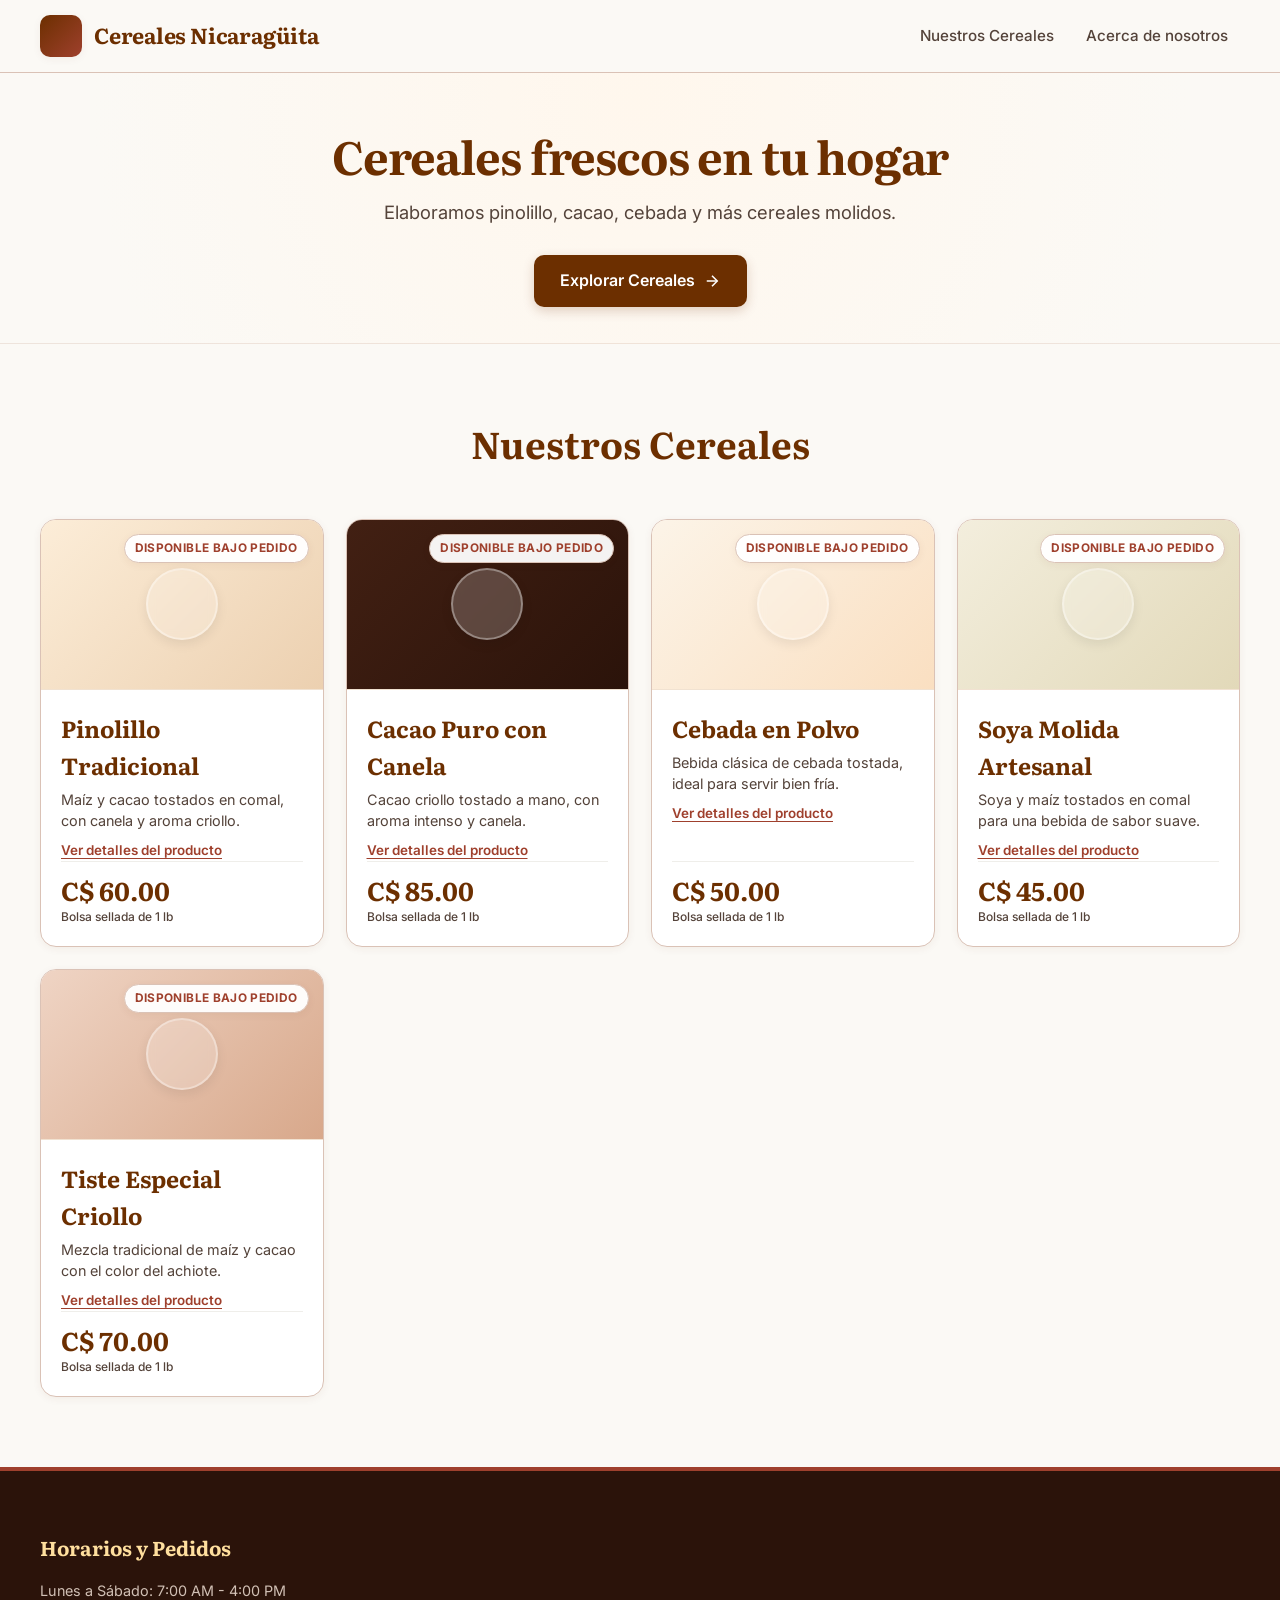
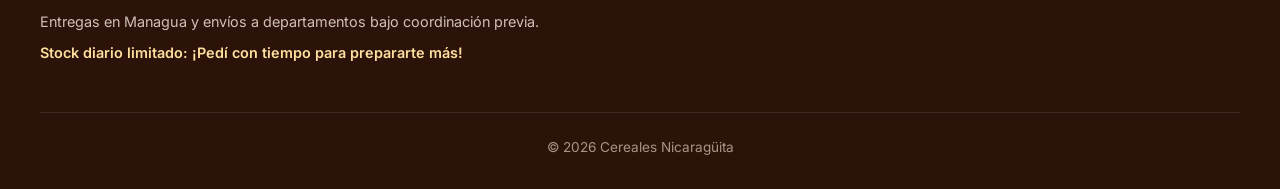
<file: index.html>
<!DOCTYPE html>
<html lang="es">
<head>
  <meta charset="UTF-8">
  <meta name="viewport" content="width=device-width, initial-scale=1.0">

  <title>Cereales Artesanales Nicaragüita — Pinolillo, Cacao, Cebada y Tiste</title>
  <meta name="description" content="Molinera tradicional en Nicaragua. Disfrutá de pinolillo criollo, cacao puro con canela, cebada, soya y tiste tostados en comal de barro. Pedidos frescos en línea.">
  <meta name="keywords" content="cereales nicaraguenses, pinolillo tradicional, cacao puro nicaragua, cebada en polvo, soya artesanal, tiste criollo, comprar cereales managua, bebidas tradicionales de nicaragua">
  <meta name="author" content="Cereales Nicaragüita">
  <meta name="robots" content="index, follow">


  <meta property="og:type" content="website">
  <meta property="og:title" content="Cereales Artesanales Nicaragüita — Sabor y Tradición Criolla">
  <meta property="og:description" content="Granos seleccionados tostados en comal criollo y molidos con molienda fresca. Consultá disponibilidad y hacé tu pedido en línea.">
  <meta property="og:locale" content="es_NI">
  
  <link rel="preconnect" href="https://fonts.googleapis.com">
  <link rel="preconnect" href="https://fonts.gstatic.com" crossorigin>
  <link href="https://fonts.googleapis.com/css2?family=Inter:wght@400;500;600;700&family=Literata:ital,opsz,wght@0,7..72,500;0,7..72,600;0,7..72,700;1,7..72,400&display=swap" rel="stylesheet">
<link rel="stylesheet" href="Estilos/style.css">
</head>

<body>

  <header class="navbar">
    <div class="container nav-wrapper">
      <a href="#" class="brand-logo">
        <div class="brand-icon">
        </div>
        <div class="brand-text">
          <h1>Cereales Nicaragüita</h1>
        </div>
      </a>

      <nav class="nav-actions" aria-label="Navegación principal">
        <a href="#catalogo" class="nav-link">Nuestros Cereales</a>
        <a href="acerca_nosotros.html" class="nav-link">Acerca de nosotros</a>
      </nav>
    </div>
  </header>

  <main>
    <section class="hero-section">
        <h2 class="hero-title">Cereales frescos en tu hogar</h2>
        <p class="hero-subtitle">
          Elaboramos pinolillo, cacao, cebada y más cereales molidos.
        </p>
        <div class="hero-cta-group">
          <a href="#catalogo" class="btn-primary">
            Explorar Cereales
            <svg width="18" height="18" viewBox="0 0 24 24" fill="none" stroke="currentColor" stroke-width="2">
              <line x1="5" y1="12" x2="19" y2="12"></line>
              <polyline points="12 5 19 12 12 19"></polyline>
            </svg>
          </a>
        </div>

    </section>

    <section class="section-products" id="catalogo">
      <div class="container">
        <div class="section-header">
          <h2>Nuestros Cereales</h2>
        </div>

        <div class="products-grid">
          <!-- Producto 1: Pinolillo -->
          <article class="product-card" id="card-pinolillo">
            <a class="product-card-link" href="producto-pinolillo.html" aria-label="Ver detalles de Pinolillo Tradicional"></a>
            <div class="card-visual card-visual-pinolillo">
              <div class="visual-symbol"></div>
              <span class="card-badge-stock">Disponible bajo pedido</span>
            </div>
            <div class="card-body">
              <h3 class="card-title">Pinolillo Tradicional</h3>
              <p class="card-desc">Maíz y cacao tostados en comal, con canela y aroma criollo.</p>
              <span class="card-more-link">Ver detalles del producto</span>

              <div class="card-footer">
                <div class="price-tag">
                  <span class="price-value">C$ 60.00</span>
                  <span class="price-unit">Bolsa sellada de 1 lb</span>
                </div>
              </div>
            </div>
          </article>

          <!-- Producto 2: Cacao con Canela -->
          <article class="product-card" id="card-cacao">
            <a class="product-card-link" href="producto-cacao.html" aria-label="Ver detalles de Cacao Puro con Canela"></a>
            <div class="card-visual card-visual-cacao">
              <div class="visual-symbol"></div>
              <span class="card-badge-stock">Disponible bajo pedido</span>
            </div>
            <div class="card-body">
              <h3 class="card-title">Cacao Puro con Canela</h3>
              <p class="card-desc">Cacao criollo tostado a mano, con aroma intenso y canela.</p>
              <span class="card-more-link">Ver detalles del producto</span>

              <div class="card-footer">
                <div class="price-tag">
                  <span class="price-value">C$ 85.00</span>
                  <span class="price-unit">Bolsa sellada de 1 lb</span>
                </div>
              </div>
            </div>
          </article>

          <!-- Producto 3: Cebada en Polvo -->
          <article class="product-card" id="card-cebada">
            <a class="product-card-link" href="producto-cebada.html" aria-label="Ver detalles de Cebada en Polvo"></a>
            <div class="card-visual card-visual-cebada">
              <div class="visual-symbol"></div>
              <span class="card-badge-stock">Disponible bajo pedido</span>
            </div>
            <div class="card-body">
              <h3 class="card-title">Cebada en Polvo</h3>
              <p class="card-desc">Bebida clásica de cebada tostada, ideal para servir bien fría.</p>
              <span class="card-more-link">Ver detalles del producto</span>

              <div class="card-footer">
                <div class="price-tag">
                  <span class="price-value">C$ 50.00</span>
                  <span class="price-unit">Bolsa sellada de 1 lb</span>
                </div>
              </div>
            </div>
          </article>

          <!-- Producto 4: Soya Artesanal -->
          <article class="product-card" id="card-soya">
            <a class="product-card-link" href="producto-soya.html" aria-label="Ver detalles de Soya Molida Artesanal"></a>
            <div class="card-visual card-visual-soya">
              <div class="visual-symbol"></div>
              <span class="card-badge-stock">Disponible bajo pedido</span>
            </div>
            <div class="card-body">
              <h3 class="card-title">Soya Molida Artesanal</h3>
              <p class="card-desc">Soya y maíz tostados en comal para una bebida de sabor suave.</p>
              <span class="card-more-link">Ver detalles del producto</span>

              <div class="card-footer">
                <div class="price-tag">
                  <span class="price-value">C$ 45.00</span>
                  <span class="price-unit">Bolsa sellada de 1 lb</span>
                </div>
              </div>
            </div>
          </article>

          <!-- Producto 5: Tiste Criollo -->
          <article class="product-card" id="card-tiste">
            <a class="product-card-link" href="producto-tiste.html" aria-label="Ver detalles de Tiste Especial Criollo"></a>
            <div class="card-visual card-visual-tiste">
              <div class="visual-symbol"></div>
              <span class="card-badge-stock">Disponible bajo pedido</span>
            </div>
            <div class="card-body">
              <h3 class="card-title">Tiste Especial Criollo</h3>
              <p class="card-desc">Mezcla tradicional de maíz y cacao con el color del achiote.</p>
              <span class="card-more-link">Ver detalles del producto</span>

              <div class="card-footer">
                <div class="price-tag">
                  <span class="price-value">C$ 70.00</span>
                  <span class="price-unit">Bolsa sellada de 1 lb</span>
                </div>
              </div>
            </div>
          </article>
        </div>
      </div>
    </section>


  <footer>
    <div class="container">
      <div class="footer-grid">
        <div class="footer-col">
          <h4>Horarios y Pedidos</h4>
          <p>Lunes a Sábado: 7:00 AM - 4:00 PM</p>
          <p>Entregas en Managua y envíos a departamentos bajo coordinación previa.</p>
          <p style="margin-top: 8px; color: #ffdf9e; font-weight:600;">Stock diario limitado: ¡Pedí con tiempo para prepararte más!</p>
        </div>
      </div>
      <div class="footer-bottom">
        <p>&copy; 2026 Cereales Nicaragüita</p>
      </div>
    </div>
  </footer>

</body>
</html>
</file>
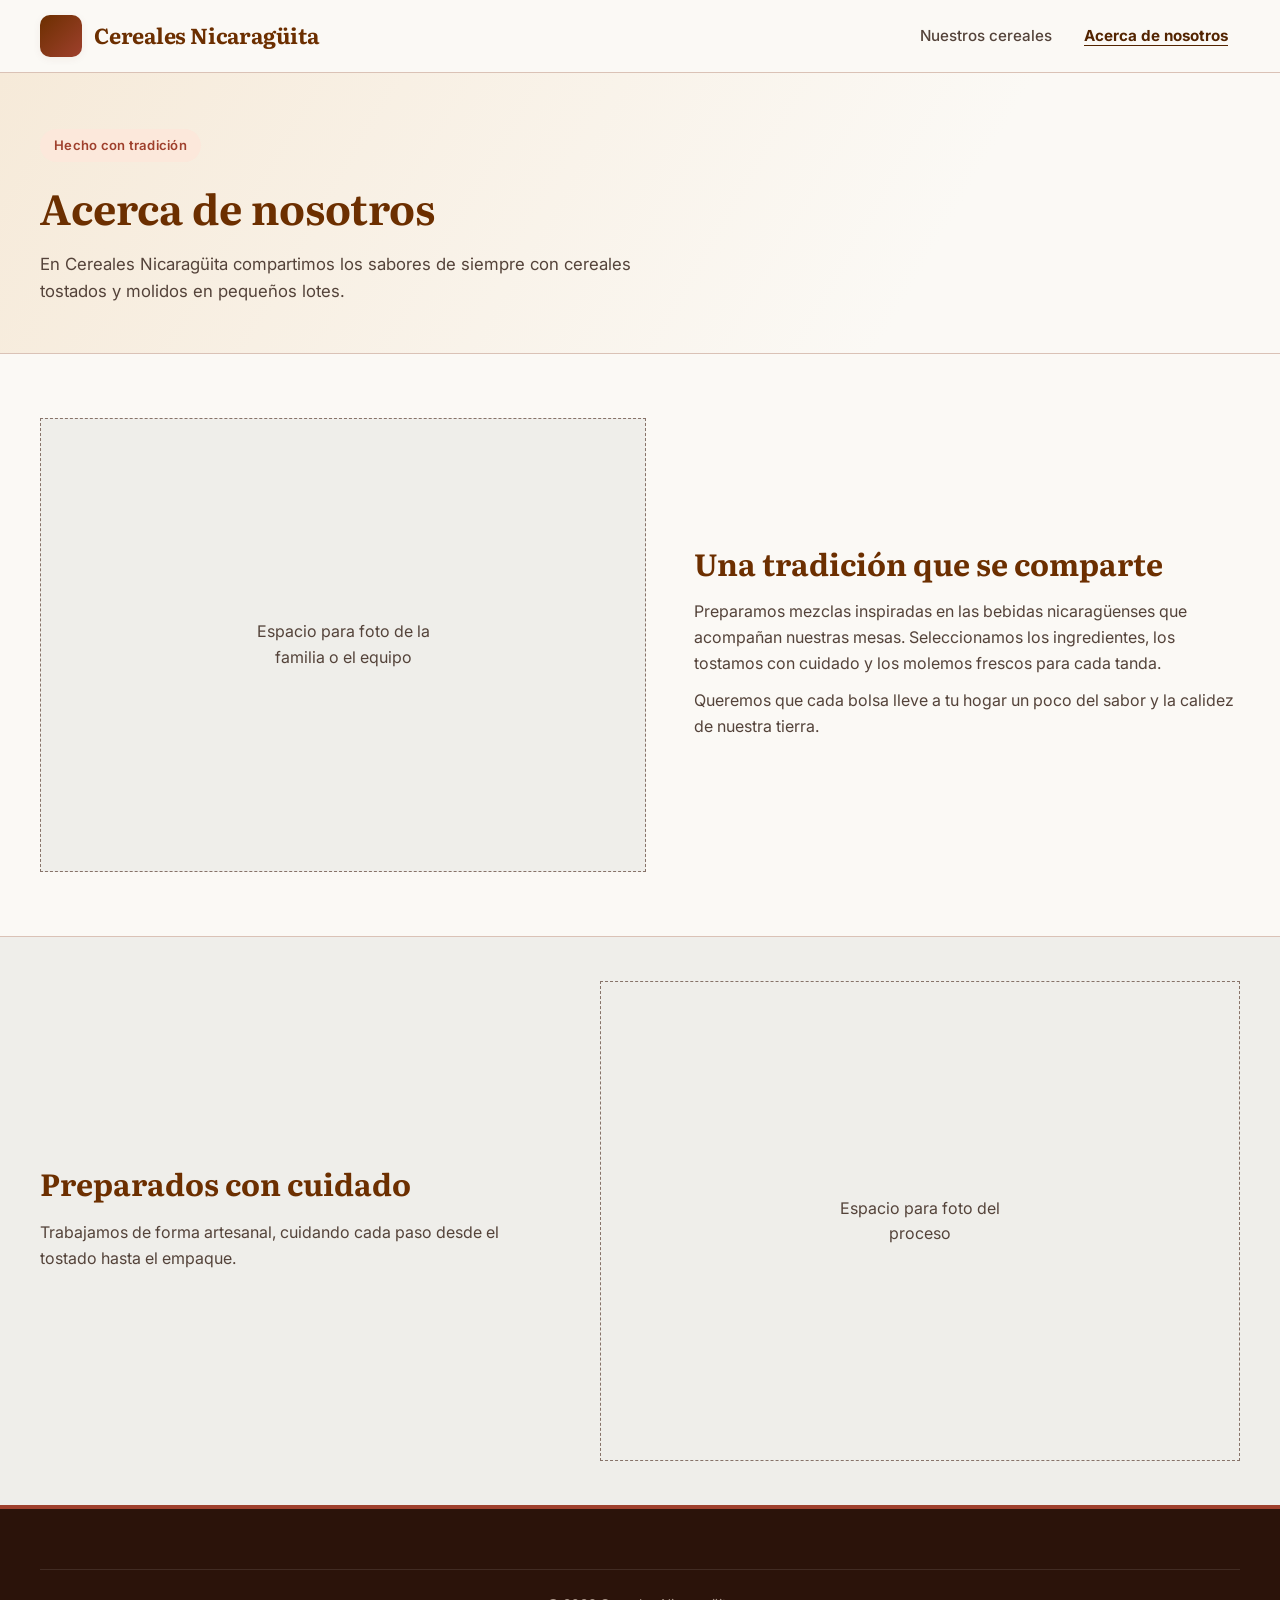
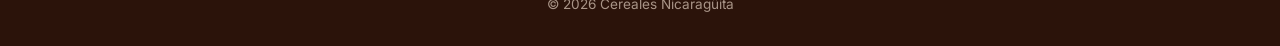
<file: acerca_nosotros.html>
<!DOCTYPE html>
<html lang="es">
<head>
	<meta charset="UTF-8">
	<meta name="viewport" content="width=device-width, initial-scale=1.0">
	<meta name="description" content="Conoce la historia y el trabajo artesanal de Cereales Nicaragüita.">
	<title>Acerca de nosotros | Cereales Nicaragüita</title>
	<link rel="preconnect" href="https://fonts.googleapis.com">
	<link rel="preconnect" href="https://fonts.gstatic.com" crossorigin>
	<link href="https://fonts.googleapis.com/css2?family=Inter:wght@400;500;600;700&family=Literata:ital,opsz,wght@0,7..72,500;0,7..72,600;0,7..72,700;1,7..72,400&display=swap" rel="stylesheet">
	<link rel="stylesheet" href="Estilos/style.css">
</head>
<body>
	<header class="navbar">
		<div class="container nav-wrapper">
			<a href="index.html" class="brand-logo">
				<div class="brand-icon"></div>
				<div class="brand-text"><h1>Cereales Nicaragüita</h1></div>
			</a>
			<nav class="nav-actions" aria-label="Navegación principal">
							<a href="index.html#catalogo" class="nav-link">Nuestros cereales</a>
							<a href="acerca_nosotros.html" class="nav-link" aria-current="page">Acerca de nosotros</a>
			</nav>
		</div>
	</header>

	<main>
		<section class="about-intro">
			<div class="container">
				<p class="hero-tag">Hecho con tradición</p>
				<h2>Acerca de nosotros</h2>
				<p>En Cereales Nicaragüita compartimos los sabores de siempre con cereales tostados y molidos en pequeños lotes.</p>
			</div>
		</section>

		<section class="container about-story">
			<div class="about-image-slot" role="img" aria-label="Espacio reservado para una foto de la familia o el equipo">
				<span>Espacio para foto de la familia o el equipo</span>
			</div>
			<div class="about-copy">
				<h2>Una tradición que se comparte</h2>
				<p>Preparamos mezclas inspiradas en las bebidas nicaragüenses que acompañan nuestras mesas. Seleccionamos los ingredientes, los tostamos con cuidado y los molemos frescos para cada tanda.</p>
				<p>Queremos que cada bolsa lleve a tu hogar un poco del sabor y la calidez de nuestra tierra.</p>
			</div>
		</section>

		<section class="about-process">
			<div class="container about-process-inner">
				<div>
					<h2>Preparados con cuidado</h2>
					<p>Trabajamos de forma artesanal, cuidando cada paso desde el tostado hasta el empaque.</p>
				</div>
				<div class="about-image-slot about-image-slot-small" role="img" aria-label="Espacio reservado para una foto del proceso de preparación">
					<span>Espacio para foto del proceso</span>
				</div>
			</div>
		</section>
	</main>

	<footer>
		<div class="container">
			<div class="footer-bottom"><p>&copy; 2026 Cereales Nicaragüita</p></div>
		</div>
	</footer>
</body>
</html>
</file>
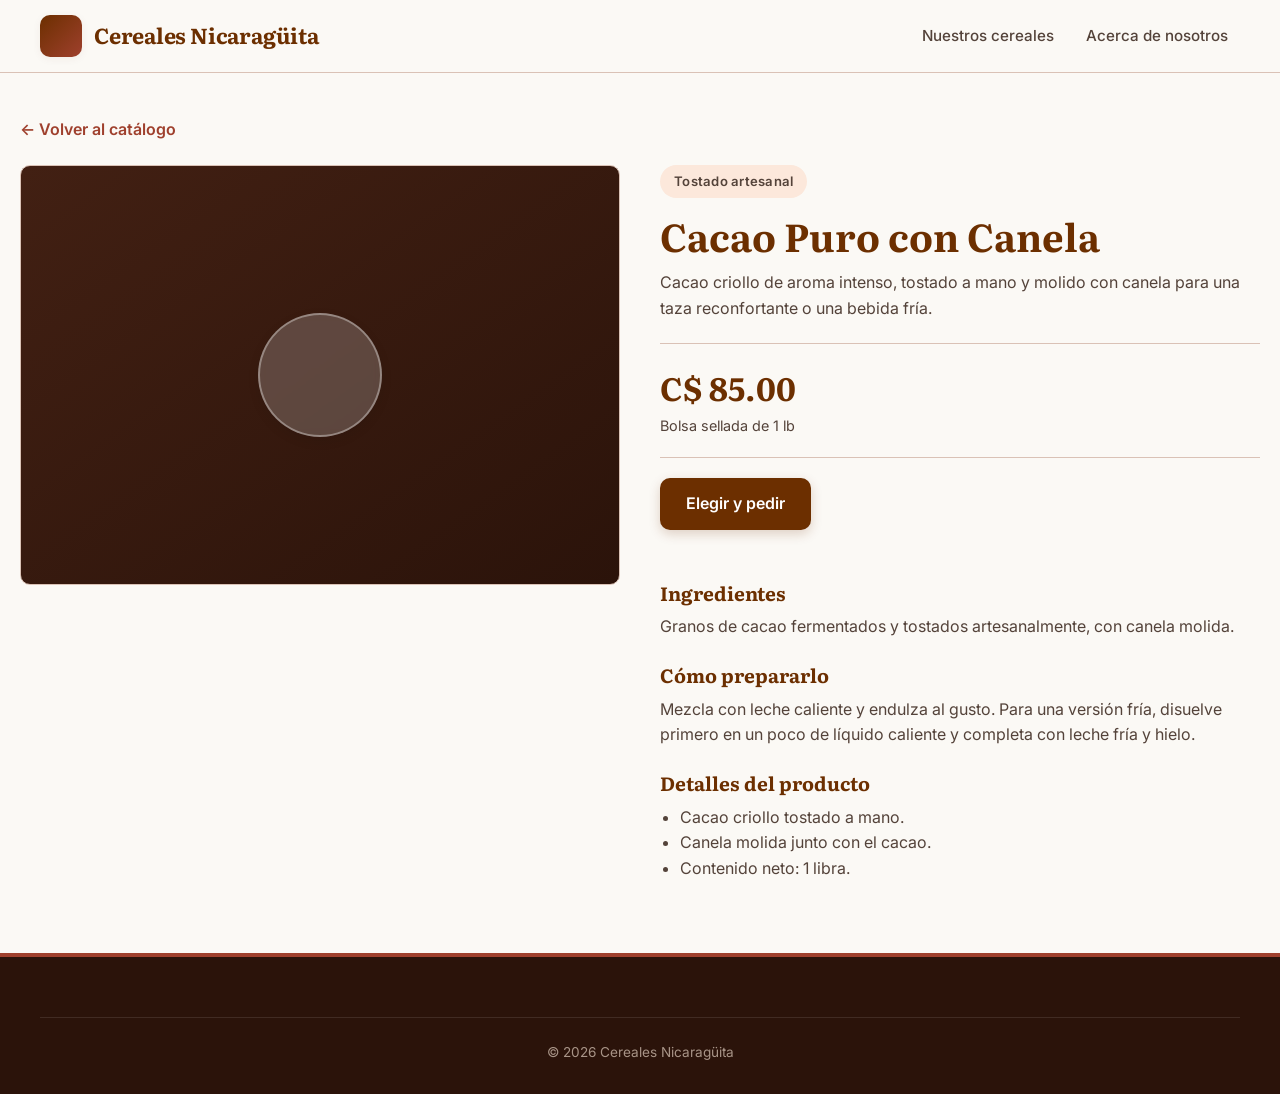
<file: producto-cacao.html>
<!DOCTYPE html>
<html lang="es">
<head>
  <meta charset="UTF-8">
  <meta name="viewport" content="width=device-width, initial-scale=1.0">
  <meta name="description" content="Conoce el Cacao Puro con Canela artesanal de Cereales Nicaragüita.">
  <title>Cacao Puro con Canela | Cereales Nicaragüita</title>
  <link rel="preconnect" href="https://fonts.googleapis.com">
  <link rel="preconnect" href="https://fonts.gstatic.com" crossorigin>
  <link href="https://fonts.googleapis.com/css2?family=Inter:wght@400;500;600;700&family=Literata:ital,opsz,wght@0,7..72,500;0,7..72,600;0,7..72,700;1,7..72,400&display=swap" rel="stylesheet">
  <link rel="stylesheet" href="Estilos/style.css">
</head>
<body>
  <header class="navbar"><div class="container nav-wrapper"><a href="index.html" class="brand-logo"><div class="brand-icon"></div><div class="brand-text"><h1>Cereales Nicaragüita</h1></div></a><nav class="nav-actions" aria-label="Navegación principal"><a href="index.html#catalogo" class="nav-link">Nuestros cereales</a><a href="acerca_nosotros.html" class="nav-link">Acerca de nosotros</a></nav></div></header>
  <main class="container product-detail">
    <a class="product-detail-back" href="index.html#catalogo">&larr; Volver al catálogo</a>
    <div class="product-detail-grid">
      <div class="product-detail-visual card-visual-cacao" aria-label="Presentación de Cacao Puro con Canela"><div class="visual-symbol"></div></div>
      <section class="product-detail-info">
        <p class="hero-tag">Tostado artesanal</p>
        <h2>Cacao Puro con Canela</h2>
        <p class="product-detail-lead">Cacao criollo de aroma intenso, tostado a mano y molido con canela para una taza reconfortante o una bebida fría.</p>
        <div class="product-detail-price"><strong>C$ 85.00</strong><span>Bolsa sellada de 1 lb</span></div>
        <a class="btn-primary product-detail-action" href="index.html#card-cacao">Elegir y pedir</a>
        <h3>Ingredientes</h3>
        <p>Granos de cacao fermentados y tostados artesanalmente, con canela molida.</p>
        <h3>Cómo prepararlo</h3>
        <p>Mezcla con leche caliente y endulza al gusto. Para una versión fría, disuelve primero en un poco de líquido caliente y completa con leche fría y hielo.</p>
        <h3>Detalles del producto</h3>
        <ul><li>Cacao criollo tostado a mano.</li><li>Canela molida junto con el cacao.</li><li>Contenido neto: 1 libra.</li></ul>
      </section>
    </div>
  </main>
  <footer><div class="container"><div class="footer-bottom"><p>&copy; 2026 Cereales Nicaragüita</p></div></div></footer>
</body>
</html>
</file>
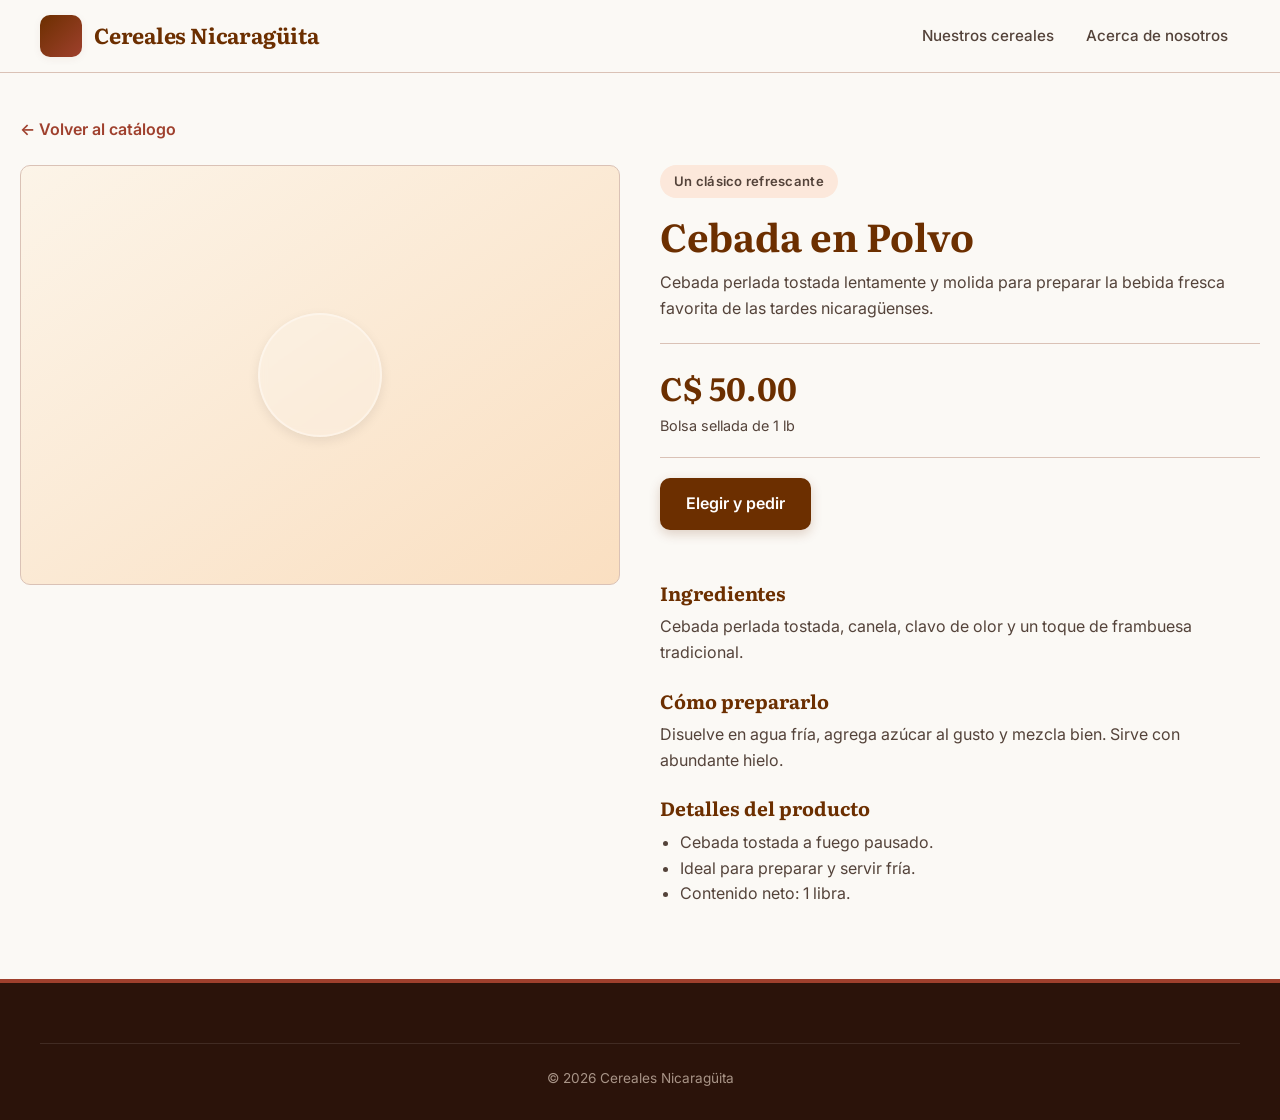
<file: producto-cebada.html>
<!DOCTYPE html>
<html lang="es">
<head>
  <meta charset="UTF-8">
  <meta name="viewport" content="width=device-width, initial-scale=1.0">
  <meta name="description" content="Conoce la Cebada en Polvo artesanal de Cereales Nicaragüita, perfecta para preparar bien fría.">
  <title>Cebada en Polvo | Cereales Nicaragüita</title>
  <link rel="preconnect" href="https://fonts.googleapis.com">
  <link rel="preconnect" href="https://fonts.gstatic.com" crossorigin>
  <link href="https://fonts.googleapis.com/css2?family=Inter:wght@400;500;600;700&family=Literata:ital,opsz,wght@0,7..72,500;0,7..72,600;0,7..72,700;1,7..72,400&display=swap" rel="stylesheet">
  <link rel="stylesheet" href="Estilos/style.css">
</head>
<body>
  <header class="navbar"><div class="container nav-wrapper"><a href="index.html" class="brand-logo"><div class="brand-icon"></div><div class="brand-text"><h1>Cereales Nicaragüita</h1></div></a><nav class="nav-actions" aria-label="Navegación principal"><a href="index.html#catalogo" class="nav-link">Nuestros cereales</a><a href="acerca_nosotros.html" class="nav-link">Acerca de nosotros</a></nav></div></header>
  <main class="container product-detail">
    <a class="product-detail-back" href="index.html#catalogo">&larr; Volver al catálogo</a>
    <div class="product-detail-grid">
      <div class="product-detail-visual card-visual-cebada" aria-label="Presentación de Cebada en Polvo"><div class="visual-symbol"></div></div>
      <section class="product-detail-info">
        <p class="hero-tag">Un clásico refrescante</p>
        <h2>Cebada en Polvo</h2>
        <p class="product-detail-lead">Cebada perlada tostada lentamente y molida para preparar la bebida fresca favorita de las tardes nicaragüenses.</p>
        <div class="product-detail-price"><strong>C$ 50.00</strong><span>Bolsa sellada de 1 lb</span></div>
        <a class="btn-primary product-detail-action" href="index.html#card-cebada">Elegir y pedir</a>
        <h3>Ingredientes</h3>
        <p>Cebada perlada tostada, canela, clavo de olor y un toque de frambuesa tradicional.</p>
        <h3>Cómo prepararlo</h3>
        <p>Disuelve en agua fría, agrega azúcar al gusto y mezcla bien. Sirve con abundante hielo.</p>
        <h3>Detalles del producto</h3>
        <ul><li>Cebada tostada a fuego pausado.</li><li>Ideal para preparar y servir fría.</li><li>Contenido neto: 1 libra.</li></ul>
      </section>
    </div>
  </main>
  <footer><div class="container"><div class="footer-bottom"><p>&copy; 2026 Cereales Nicaragüita</p></div></div></footer>
</body>
</html>
</file>
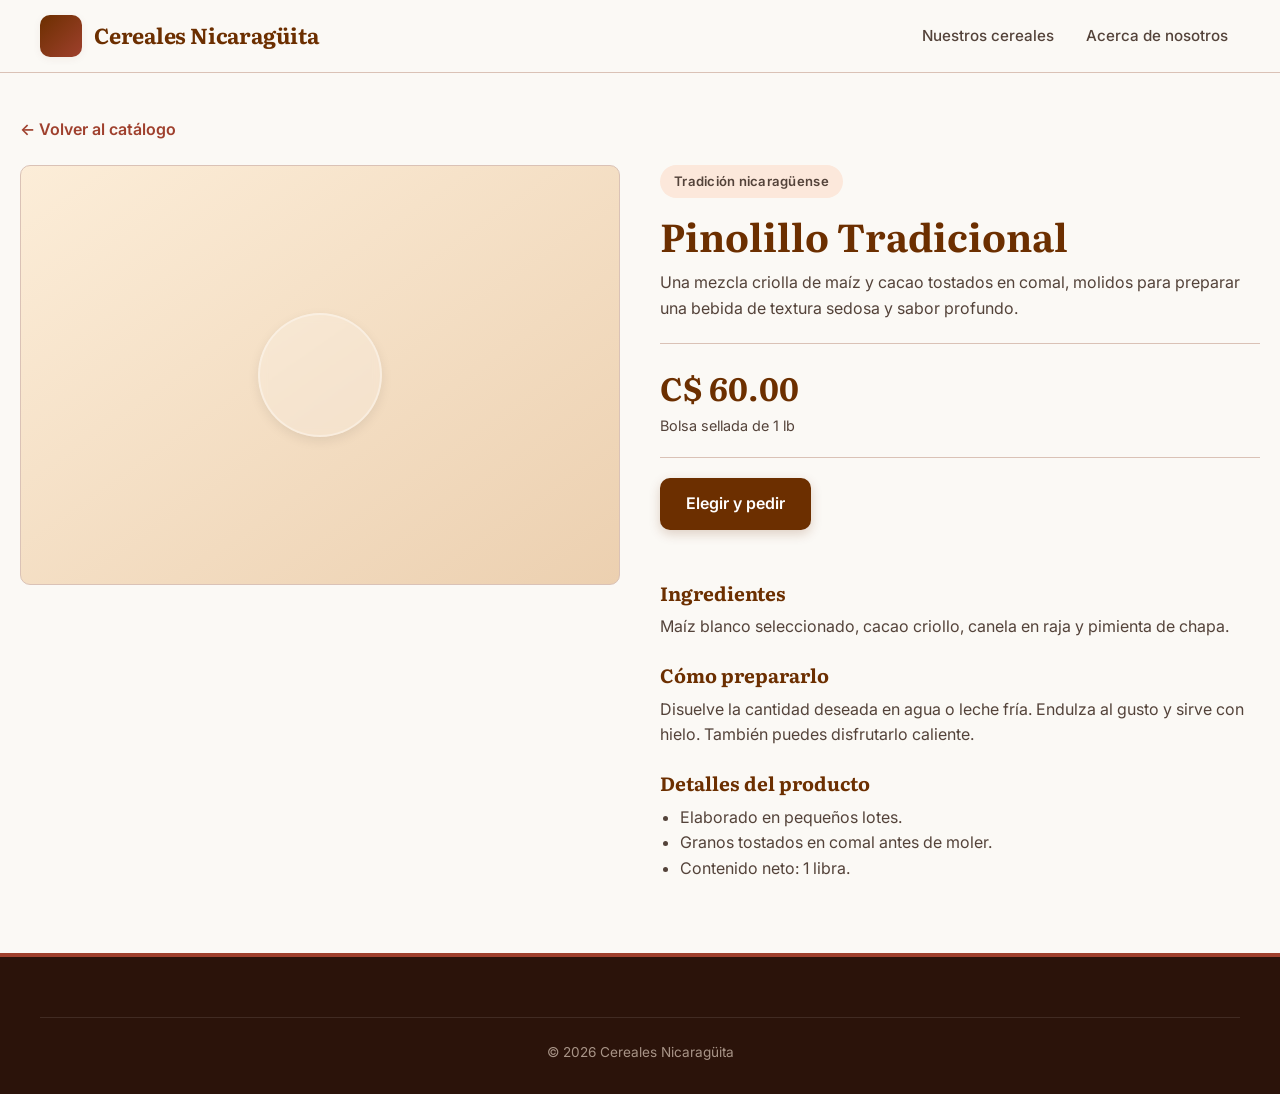
<file: producto-pinolillo.html>
<!DOCTYPE html>
<html lang="es">
<head>
  <meta charset="UTF-8">
  <meta name="viewport" content="width=device-width, initial-scale=1.0">
  <meta name="description" content="Conoce el Pinolillo Tradicional de Cereales Nicaragüita, preparado con maíz y cacao tostados en comal.">
  <title>Pinolillo Tradicional | Cereales Nicaragüita</title>
  <link rel="preconnect" href="https://fonts.googleapis.com">
  <link rel="preconnect" href="https://fonts.gstatic.com" crossorigin>
  <link href="https://fonts.googleapis.com/css2?family=Inter:wght@400;500;600;700&family=Literata:ital,opsz,wght@0,7..72,500;0,7..72,600;0,7..72,700;1,7..72,400&display=swap" rel="stylesheet">
  <link rel="stylesheet" href="Estilos/style.css">
</head>
<body>
  <header class="navbar">
    <div class="container nav-wrapper">
      <a href="index.html" class="brand-logo"><div class="brand-icon"></div><div class="brand-text"><h1>Cereales Nicaragüita</h1></div></a>
      <nav class="nav-actions" aria-label="Navegación principal"><a href="index.html#catalogo" class="nav-link">Nuestros cereales</a><a href="acerca_nosotros.html" class="nav-link">Acerca de nosotros</a></nav>
    </div>
  </header>
  <main class="container product-detail">
    <a class="product-detail-back" href="index.html#catalogo">&larr; Volver al catálogo</a>
    <div class="product-detail-grid">
      <div class="product-detail-visual card-visual-pinolillo" aria-label="Presentación de Pinolillo Tradicional"><div class="visual-symbol"></div></div>
      <section class="product-detail-info">
        <p class="hero-tag">Tradición nicaragüense</p>
        <h2>Pinolillo Tradicional</h2>
        <p class="product-detail-lead">Una mezcla criolla de maíz y cacao tostados en comal, molidos para preparar una bebida de textura sedosa y sabor profundo.</p>
        <div class="product-detail-price"><strong>C$ 60.00</strong><span>Bolsa sellada de 1 lb</span></div>
        <a class="btn-primary product-detail-action" href="index.html#card-pinolillo">Elegir y pedir</a>
        <h3>Ingredientes</h3>
        <p>Maíz blanco seleccionado, cacao criollo, canela en raja y pimienta de chapa.</p>
        <h3>Cómo prepararlo</h3>
        <p>Disuelve la cantidad deseada en agua o leche fría. Endulza al gusto y sirve con hielo. También puedes disfrutarlo caliente.</p>
        <h3>Detalles del producto</h3>
        <ul><li>Elaborado en pequeños lotes.</li><li>Granos tostados en comal antes de moler.</li><li>Contenido neto: 1 libra.</li></ul>
      </section>
    </div>
  </main>
  <footer><div class="container"><div class="footer-bottom"><p>&copy; 2026 Cereales Nicaragüita</p></div></div></footer>
</body>
</html>
</file>
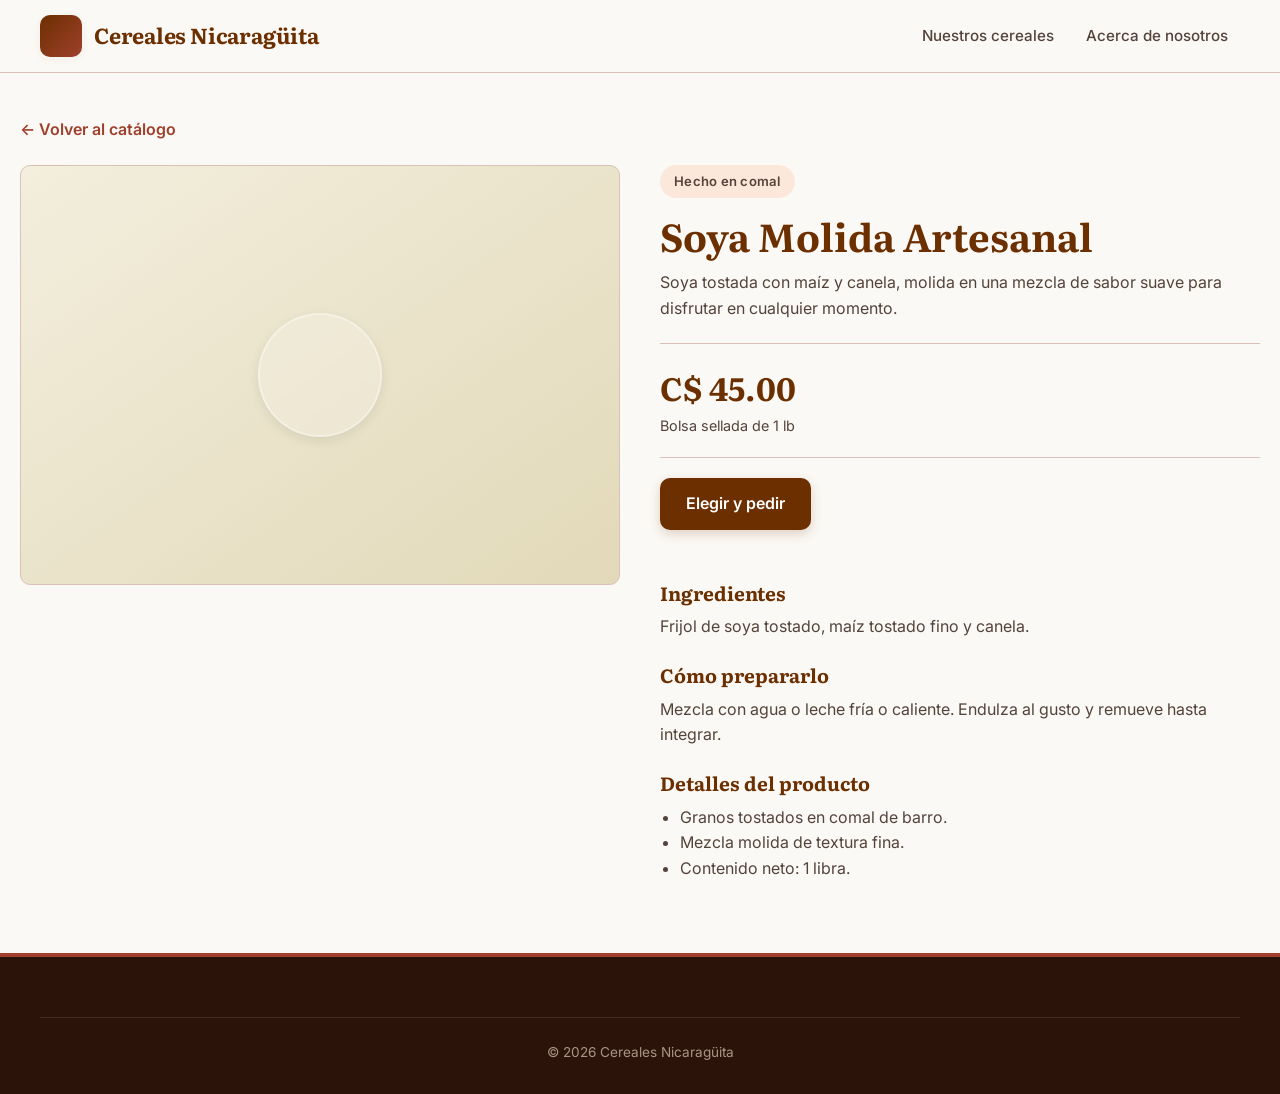
<file: producto-soya.html>
<!DOCTYPE html>
<html lang="es">
<head>
  <meta charset="UTF-8">
  <meta name="viewport" content="width=device-width, initial-scale=1.0">
  <meta name="description" content="Conoce la Soya Molida Artesanal de Cereales Nicaragüita, tostada con maíz y canela.">
  <title>Soya Molida Artesanal | Cereales Nicaragüita</title>
  <link rel="preconnect" href="https://fonts.googleapis.com">
  <link rel="preconnect" href="https://fonts.gstatic.com" crossorigin>
  <link href="https://fonts.googleapis.com/css2?family=Inter:wght@400;500;600;700&family=Literata:ital,opsz,wght@0,7..72,500;0,7..72,600;0,7..72,700;1,7..72,400&display=swap" rel="stylesheet">
  <link rel="stylesheet" href="Estilos/style.css">
</head>
<body>
  <header class="navbar"><div class="container nav-wrapper"><a href="index.html" class="brand-logo"><div class="brand-icon"></div><div class="brand-text"><h1>Cereales Nicaragüita</h1></div></a><nav class="nav-actions" aria-label="Navegación principal"><a href="index.html#catalogo" class="nav-link">Nuestros cereales</a><a href="acerca_nosotros.html" class="nav-link">Acerca de nosotros</a></nav></div></header>
  <main class="container product-detail">
    <a class="product-detail-back" href="index.html#catalogo">&larr; Volver al catálogo</a>
    <div class="product-detail-grid">
      <div class="product-detail-visual card-visual-soya" aria-label="Presentación de Soya Molida Artesanal"><div class="visual-symbol"></div></div>
      <section class="product-detail-info">
        <p class="hero-tag">Hecho en comal</p>
        <h2>Soya Molida Artesanal</h2>
        <p class="product-detail-lead">Soya tostada con maíz y canela, molida en una mezcla de sabor suave para disfrutar en cualquier momento.</p>
        <div class="product-detail-price"><strong>C$ 45.00</strong><span>Bolsa sellada de 1 lb</span></div>
        <a class="btn-primary product-detail-action" href="index.html#card-soya">Elegir y pedir</a>
        <h3>Ingredientes</h3>
        <p>Frijol de soya tostado, maíz tostado fino y canela.</p>
        <h3>Cómo prepararlo</h3>
        <p>Mezcla con agua o leche fría o caliente. Endulza al gusto y remueve hasta integrar.</p>
        <h3>Detalles del producto</h3>
        <ul><li>Granos tostados en comal de barro.</li><li>Mezcla molida de textura fina.</li><li>Contenido neto: 1 libra.</li></ul>
      </section>
    </div>
  </main>
  <footer><div class="container"><div class="footer-bottom"><p>&copy; 2026 Cereales Nicaragüita</p></div></div></footer>
</body>
</html>
</file>
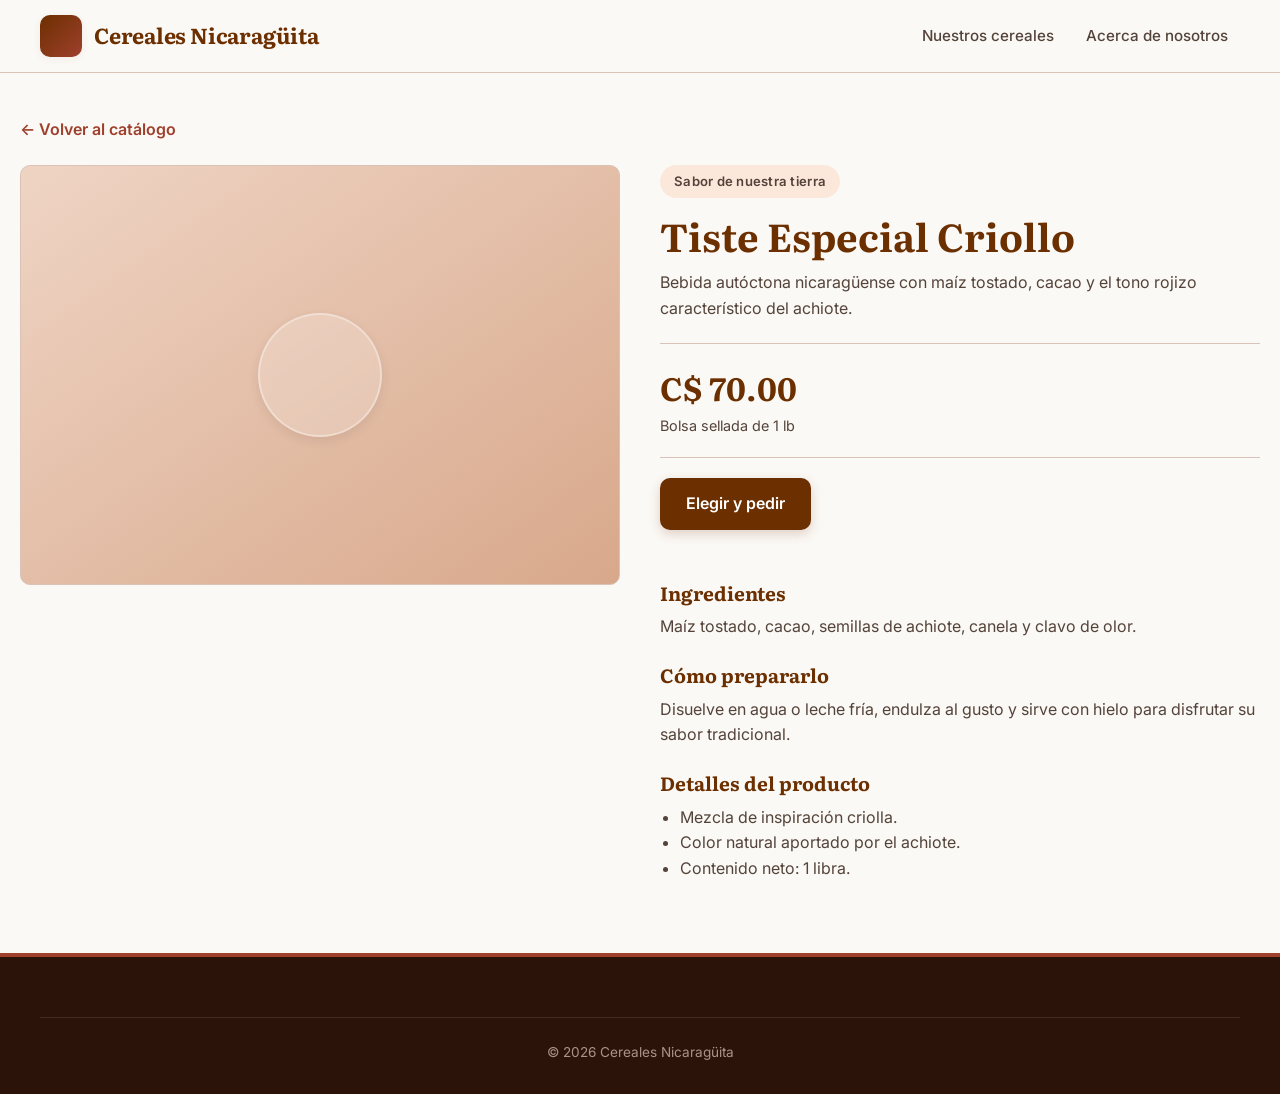
<file: producto-tiste.html>
<!DOCTYPE html>
<html lang="es">
<head>
  <meta charset="UTF-8">
  <meta name="viewport" content="width=device-width, initial-scale=1.0">
  <meta name="description" content="Conoce el Tiste Especial Criollo de Cereales Nicaragüita, una mezcla tradicional de maíz, cacao y achiote.">
  <title>Tiste Especial Criollo | Cereales Nicaragüita</title>
  <link rel="preconnect" href="https://fonts.googleapis.com">
  <link rel="preconnect" href="https://fonts.gstatic.com" crossorigin>
  <link href="https://fonts.googleapis.com/css2?family=Inter:wght@400;500;600;700&family=Literata:ital,opsz,wght@0,7..72,500;0,7..72,600;0,7..72,700;1,7..72,400&display=swap" rel="stylesheet">
  <link rel="stylesheet" href="Estilos/style.css">
</head>
<body>
  <header class="navbar"><div class="container nav-wrapper"><a href="index.html" class="brand-logo"><div class="brand-icon"></div><div class="brand-text"><h1>Cereales Nicaragüita</h1></div></a><nav class="nav-actions" aria-label="Navegación principal"><a href="index.html#catalogo" class="nav-link">Nuestros cereales</a><a href="acerca_nosotros.html" class="nav-link">Acerca de nosotros</a></nav></div></header>
  <main class="container product-detail">
    <a class="product-detail-back" href="index.html#catalogo">&larr; Volver al catálogo</a>
    <div class="product-detail-grid">
      <div class="product-detail-visual card-visual-tiste" aria-label="Presentación de Tiste Especial Criollo"><div class="visual-symbol"></div></div>
      <section class="product-detail-info">
        <p class="hero-tag">Sabor de nuestra tierra</p>
        <h2>Tiste Especial Criollo</h2>
        <p class="product-detail-lead">Bebida autóctona nicaragüense con maíz tostado, cacao y el tono rojizo característico del achiote.</p>
        <div class="product-detail-price"><strong>C$ 70.00</strong><span>Bolsa sellada de 1 lb</span></div>
        <a class="btn-primary product-detail-action" href="index.html#card-tiste">Elegir y pedir</a>
        <h3>Ingredientes</h3>
        <p>Maíz tostado, cacao, semillas de achiote, canela y clavo de olor.</p>
        <h3>Cómo prepararlo</h3>
        <p>Disuelve en agua o leche fría, endulza al gusto y sirve con hielo para disfrutar su sabor tradicional.</p>
        <h3>Detalles del producto</h3>
        <ul><li>Mezcla de inspiración criolla.</li><li>Color natural aportado por el achiote.</li><li>Contenido neto: 1 libra.</li></ul>
      </section>
    </div>
  </main>
  <footer><div class="container"><div class="footer-bottom"><p>&copy; 2026 Cereales Nicaragüita</p></div></div></footer>
</body>
</html>
</file>
<file: Estilos/style.css>
* {
    box-sizing: border-box;
    margin: 0;
    padding: 0;
}

html {
    scroll-behavior: smooth;
    overflow-x: hidden;
}

body {
    font-family: 'Inter', -apple-system, BlinkMacSystemFont, sans-serif;
    background-color: #fbf9f5;
    color: #1b1c1a;
    line-height: 1.6;
    -webkit-font-smoothing: antialiased;
}

h1,
h2,
h3,
h4,
.serif-heading {
    font-family: 'Literata', Georgia, serif;
    color: #6c2f00;
}

.container {
    width: 100%;
    max-width: 1240px;
    margin-left: auto;
    margin-right: auto;
    padding-left: 20px;
    padding-right: 20px;
}

.navbar {
    position: sticky;
    top: 0;
    z-index: 100;
    background-color: rgba(251, 249, 245, 0.94);
    backdrop-filter: blur(10px);
    border-bottom: 1px solid #dac2b6;
    padding: 14px 0;
    transition: box-shadow 0.2s ease;
}

.nav-wrapper {
    display: flex;
    justify-content: space-between;
    align-items: center;
}

.brand-logo {
    display: flex;
    align-items: center;
    gap: 12px;
    text-decoration: none;
    color: #6c2f00;
}

.brand-icon {
    width: 42px;
    height: 42px;
    background: linear-gradient(135deg, #6c2f00, #9f402d);
    color: #ffffff;
    border-radius: 10px;
    display: flex;
    align-items: center;
    justify-content: center;
    box-shadow: 0 2px 8px rgba(108, 47, 0, 0.06);
}

.brand-text h1 {
    font-size: 1.35rem;
    font-weight: 700;
    line-height: 1.1;
    letter-spacing: -0.01em;
}

.brand-text span {
    font-size: 0.75rem;
    text-transform: uppercase;
    letter-spacing: 0.08em;
    color: #9f402d;
    font-weight: 600;
    font-family: 'Inter', sans-serif;
}

.nav-actions {
    display: flex;
    align-items: center;
    justify-content: flex-end;
    flex-wrap: wrap;
    gap: 8px;
}

.nav-link {
    color: #54433a;
    text-decoration: none;
    font-weight: 500;
    font-size: 0.95rem;
    min-height: 44px;
    display: inline-flex;
    align-items: center;
    padding: 10px 12px;
    border-radius: 6px;
    transition: color 0.2s, background-color 0.2s;
}

.nav-link:hover,
.nav-link:focus-visible {
    color: #532400;
    background-color: #f2e7dd;
}

.nav-link:focus-visible {
    outline: 3px solid #005fcc;
    outline-offset: 2px;
}

.nav-link[aria-current="page"] {
    color: #532400;
    font-weight: 700;
    text-decoration: underline;
    text-underline-offset: 4px;
}

.nav-cart-btn {
    display: inline-flex;
    align-items: center;
    gap: 8px;
    background-color: #6c2f00;
    color: #ffffff;
    padding: 9px 18px;
    border-radius: 9999px;
    text-decoration: none;
    font-weight: 600;
    font-size: 0.9rem;
    transition: all 0.2s ease;
    border: 1px solid transparent;
    box-shadow: 0 2px 8px rgba(108, 47, 0, 0.06);
    cursor: pointer;
}

.nav-cart-btn:hover {
    background-color: #532400;
    transform: translateY(-1px);
}

.cart-badge {
    background-color: #9f402d;
    color: #fff;
    font-size: 0.75rem;
    font-weight: 700;
    padding: 2px 7px;
    border-radius: 9999px;
    min-width: 20px;
    text-align: center;
}

.hero-section {
    padding: 56px 0 36px;
    background: radial-gradient(circle at 50% 10%, #fff7ed 0%, #fbf9f5 80%);
    border-bottom: 1px solid rgba(218, 194, 182, 0.4);
    text-align: center;
}

.hero-content {
    max-width: 820px;
    margin: 0 auto;
}

.hero-tag {
    display: inline-flex;
    align-items: center;
    gap: 6px;
    background-color: #fce8db;
    color: #9f402d;
    padding: 6px 14px;
    border-radius: 9999px;
    font-size: 0.82rem;
    font-weight: 600;
    margin-bottom: 16px;
    letter-spacing: 0.02em;
}

.hero-title {
    font-size: 2.85rem;
    line-height: 1.15;
    font-weight: 700;
    margin-bottom: 16px;
    letter-spacing: -0.02em;
}

.hero-subtitle {
    font-size: 1.15rem;
    color: #54433a;
    margin-bottom: 28px;
    max-width: 680px;
    margin-left: auto;
    margin-right: auto;
}

.hero-cta-group {
    display: flex;
    justify-content: center;
    gap: 14px;
    flex-wrap: wrap;
}

.btn-primary {
    display: inline-flex;
    align-items: center;
    gap: 8px;
    background-color: #6c2f00;
    color: #ffffff;
    padding: 13px 26px;
    border-radius: 10px;
    font-weight: 600;
    font-size: 1rem;
    text-decoration: none;
    transition: all 0.2s ease;
    box-shadow: 0 4px 12px rgba(108, 47, 0, 0.2);
    border: none;
    cursor: pointer;
}

.btn-primary:hover {
    background-color: #532400;
    transform: translateY(-2px);
    box-shadow: 0 6px 16px rgba(108, 47, 0, 0.25);
}

.btn-secondary {
    display: inline-flex;
    align-items: center;
    gap: 8px;
    background-color: transparent;
    color: #9f402d;
    border: 2px solid #9f402d;
    padding: 11px 24px;
    border-radius: 10px;
    font-weight: 600;
    font-size: 1rem;
    text-decoration: none;
    transition: all 0.2s ease;
    cursor: pointer;
}

.btn-secondary:hover {
    background-color: #9f402d;
    color: #ffffff;
    transform: translateY(-2px);
}

.compact-notice-bar {
    margin-top: 32px;
    background-color: #fff9eb;
    border: 1px solid #fed7aa;
    border-left: 4px solid #b45309;
    border-radius: 10px;
    padding: 14px 20px;
    display: flex;
    align-items: center;
    gap: 14px;
    text-align: left;
    max-width: 860px;
    margin-left: auto;
    margin-right: auto;
    box-shadow: 0 2px 8px rgba(108, 47, 0, 0.06);
}

.compact-notice-bar svg {
    flex-shrink: 0;
    color: #b45309;
}

.compact-notice-bar p {
    font-size: 0.92rem;
    color: #78350f;
    line-height: 1.45;
    margin: 0;
}

.section-products {
    padding: 70px 0;
}

.section-header {
    text-align: center;
    max-width: 680px;
    margin: 0 auto 46px;
}

.section-header h2 {
    font-size: 2.3rem;
    margin-bottom: 10px;
}

.section-header p {
    color: #54433a;
    font-size: 1.05rem;
}

.products-grid {
    display: grid;
    grid-template-columns: repeat(auto-fit, minmax(min(100%, 270px), 1fr));
    gap: 22px;
}

.product-card {
    background-color: #ffffff;
    border-radius: 16px;
    border: 1px solid #dac2b6;
    box-shadow: 0 2px 8px rgba(108, 47, 0, 0.06);
    overflow: hidden;
    display: flex;
    flex-direction: column;
    transition: transform 0.2s ease, box-shadow 0.2s ease;
    position: relative;
}

.product-card:hover {
    transform: translateY(-4px);
    box-shadow: 0 12px 30px rgba(108, 47, 0, 0.12);
}

.product-card-link {
    display: block;
    position: absolute;
    inset: 0;
    z-index: 1;
    color: inherit;
    text-decoration: none;
}

.card-visual,
.card-body {
    pointer-events: none;
}

.product-card-link:focus-visible,
.product-card-link:hover .card-more-link {
    color: #833423;
}

.card-visual {
    height: 170px;
    position: relative;
    background: linear-gradient(135deg, #fdf6ec 0%, #faecd5 100%);
    display: flex;
    align-items: center;
    justify-content: center;
    border-bottom: 1px solid #f1e2d1;
    overflow: hidden;
}

.card-visual-pinolillo {
    background: linear-gradient(135deg, #fcedd8 0%, #ecd0b0 100%);
}

.card-visual-cacao {
    background: linear-gradient(135deg, #422013 0%, #2b130a 100%);
    color: #fff;
}

.card-visual-cebada {
    background: linear-gradient(135deg, #fcf4e8 0%, #fadfc1 100%);
}

.card-visual-soya {
    background: linear-gradient(135deg, #f3eedd 0%, #e2d9b9 100%);
}

.card-visual-tiste {
    background: linear-gradient(135deg, #efd4c4 0%, #d8a88b 100%);
}

.visual-symbol {
    width: 72px;
    height: 72px;
    border-radius: 50%;
    background: rgba(255, 255, 255, 0.2);
    backdrop-filter: blur(4px);
    display: flex;
    align-items: center;
    justify-content: center;
    font-size: 2.2rem;
    border: 2px solid rgba(255, 255, 255, 0.35);
    box-shadow: 0 4px 12px rgba(0, 0, 0, 0.08);
}

.card-badge-stock {
    position: absolute;
    top: 14px;
    right: 14px;
    background-color: rgba(255, 255, 255, 0.95);
    color: #9f402d;
    font-size: 0.74rem;
    font-weight: 700;
    padding: 4px 10px;
    border-radius: 9999px;
    box-shadow: 0 2px 8px rgba(108, 47, 0, 0.06);
    border: 1px solid #dac2b6;
    text-transform: uppercase;
    letter-spacing: 0.03em;
    transition: background-color 0.2s, color 0.2s;
}

.card-badge-stock.low-stock {
    background-color: #fef3c7;
    color: #92400e;
    border-color: #fcd34d;
}

.card-badge-stock.out-of-stock {
    background-color: #fee2e2;
    color: #991b1b;
    border-color: #fca5a5;
}

.btn-add-cart:disabled {
    background-color: #c7b2a8;
    cursor: not-allowed;
    transform: none !important;
    box-shadow: none !important;
    opacity: 0.7;
}

.card-body {
    padding: 20px;
    display: flex;
    flex-direction: column;
    flex-grow: 1;
}

.card-title {
    font-size: 1.45rem;
    margin-bottom: 6px;
    color: #6c2f00;
}

.card-desc {
    color: #54433a;
    font-size: 0.9rem;
    line-height: 1.45;
    margin-bottom: 8px;
}

.card-more-link {
    display: inline-block;
    color: #9f402d;
    font-size: 0.84rem;
    font-weight: 600;
    text-decoration: underline;
    text-underline-offset: 3px;
}

.ingredients-box {
    background-color: #fbf9f5;
    border: 1px dashed #dac2b6;
    border-radius: 10px;
    padding: 12px 14px;
    margin-bottom: 20px;
}

.ingredients-label {
    font-size: 0.74rem;
    text-transform: uppercase;
    font-weight: 700;
    color: #9f402d;
    letter-spacing: 0.05em;
    margin-bottom: 4px;
    display: flex;
    align-items: center;
    gap: 5px;
}

.ingredients-list {
    font-size: 0.86rem;
    color: #1b1c1a;
    line-height: 1.4;
}

.card-footer {
    position: relative;
    z-index: 1;
    pointer-events: none;
    margin-top: auto;
    display: flex;
    align-items: center;
    justify-content: space-between;
    gap: 12px;
    padding-top: 16px;
    border-top: 1px solid #efeeea;
}

.price-tag {
    display: flex;
    flex-direction: column;
}

.price-value {
    font-size: 1.6rem;
    font-weight: 700;
    color: #6c2f00;
    font-family: 'Literata', Georgia, serif;
    line-height: 1;
}

.price-unit {
    font-size: 0.75rem;
    color: #54433a;
    font-weight: 500;
    margin-top: 3px;
}

.btn-add-cart {
    background-color: #9f402d;
    color: #ffffff;
    border: none;
    padding: 10px 18px;
    border-radius: 10px;
    font-weight: 600;
    font-size: 0.88rem;
    cursor: pointer;
    display: inline-flex;
    align-items: center;
    gap: 6px;
    transition: all 0.2s ease;
    box-shadow: 0 2px 8px rgba(108, 47, 0, 0.06);
    pointer-events: auto;
}

.btn-add-cart:hover {
    background-color: #833423;
    transform: scale(1.02);
    box-shadow: 0 4px 10px rgba(159, 64, 45, 0.3);
}

.section-cart {
    padding: 70px 0;
    background-color: #efeeea;
    border-top: 1px solid #dac2b6;
}

.cart-grid {
    display: grid;
    grid-template-columns: 1.15fr 1fr;
    gap: 32px;
    align-items: start;
}

@media (max-width: 960px) {
    .cart-grid {
        grid-template-columns: 1fr;
    }
}

.cart-panel {
    background-color: #ffffff;
    border-radius: 16px;
    border: 1px solid #dac2b6;
    box-shadow: 0 6px 20px rgba(108, 47, 0, 0.08);
    padding: 30px;
}

.cart-panel-title {
    font-size: 1.65rem;
    margin-bottom: 20px;
    display: flex;
    align-items: center;
    gap: 10px;
    border-bottom: 1px solid #efeeea;
    padding-bottom: 14px;
}

.cart-empty {
    text-align: center;
    padding: 40px 20px;
    color: #54433a;
}

.cart-empty svg {
    stroke: #877369;
    margin-bottom: 12px;
}

.cart-item-row {
    display: flex;
    align-items: center;
    justify-content: space-between;
    gap: 14px;
    padding: 14px 0;
    border-bottom: 1px solid #efeeea;
}

.cart-item-info {
    flex: 1;
}

.cart-item-name {
    font-weight: 700;
    color: #6c2f00;
    font-size: 1rem;
}

.cart-item-unitprice {
    font-size: 0.82rem;
    color: #54433a;
}

.quantity-control {
    display: flex;
    align-items: center;
    gap: 8px;
    background-color: #fbf9f5;
    border: 1px solid #dac2b6;
    border-radius: 9999px;
    padding: 3px 8px;
}

.qty-btn {
    background: none;
    border: none;
    width: 26px;
    height: 26px;
    display: flex;
    align-items: center;
    justify-content: center;
    font-size: 1.1rem;
    font-weight: 700;
    color: #6c2f00;
    cursor: pointer;
    border-radius: 50%;
    transition: background-color 0.15s;
}

.qty-btn:hover {
    background-color: #efeeea;
}

.qty-number {
    font-size: 0.95rem;
    font-weight: 600;
    min-width: 20px;
    text-align: center;
}

.cart-item-total {
    font-weight: 700;
    font-size: 1rem;
    color: #6c2f00;
    min-width: 75px;
    text-align: right;
}

.btn-remove-item {
    background: none;
    border: none;
    color: #b91c1c;
    cursor: pointer;
    padding: 4px;
    border-radius: 6px;
    display: flex;
    align-items: center;
    opacity: 0.7;
    transition: opacity 0.2s;
}

.btn-remove-item:hover {
    opacity: 1;
    background-color: #fee2e2;
}

.form-group {
    margin-bottom: 18px;
}

.form-label {
    display: block;
    font-size: 0.88rem;
    font-weight: 600;
    color: #1b1c1a;
    margin-bottom: 6px;
}

.form-label .req {
    color: #9f402d;
}

.form-control {
    width: 100%;
    padding: 12px 14px;
    font-family: inherit;
    font-size: 0.95rem;
    border: 1px solid #dac2b6;
    border-radius: 10px;
    background-color: #ffffff;
    color: #1b1c1a;
    transition: border-color 0.2s, box-shadow 0.2s;
}

.form-control:focus {
    outline: none;
    border-color: #9f402d;
    box-shadow: 0 0 0 3px rgba(159, 64, 45, 0.15);
}

textarea.form-control {
    resize: vertical;
    min-height: 85px;
}

.order-stock-notice {
    background-color: #fff7ed;
    border: 1px solid #ffedd5;
    border-radius: 10px;
    padding: 12px 14px;
    margin-bottom: 20px;
    font-size: 0.85rem;
    color: #9a3412;
    display: flex;
    gap: 10px;
    align-items: flex-start;
}

.order-stock-notice svg {
    flex-shrink: 0;
    margin-top: 2px;
    color: #9f402d;
}

.totals-summary {
    background-color: #fbf9f5;
    border-radius: 10px;
    padding: 16px;
    margin-bottom: 22px;
    border: 1px solid #dac2b6;
}

.summary-row {
    display: flex;
    justify-content: space-between;
    font-size: 0.92rem;
    color: #54433a;
    margin-bottom: 8px;
}

.summary-row.total-row {
    border-top: 1px dashed #dac2b6;
    padding-top: 10px;
    margin-top: 8px;
    margin-bottom: 0;
    font-size: 1.25rem;
    font-weight: 700;
    color: #6c2f00;
    font-family: 'Literata', Georgia, serif;
}

.btn-submit-order {
    width: 100%;
    background-color: #9f402d;
    color: #ffffff;
    border: none;
    padding: 15px 24px;
    border-radius: 10px;
    font-size: 1.05rem;
    font-weight: 700;
    font-family: 'Inter', sans-serif;
    cursor: pointer;
    display: flex;
    align-items: center;
    justify-content: center;
    gap: 10px;
    box-shadow: 0 4px 14px rgba(159, 64, 45, 0.35);
    transition: all 0.2s ease;
}

.btn-submit-order:hover {
    background-color: #833423;
    transform: translateY(-2px);
    box-shadow: 0 6px 18px rgba(159, 64, 45, 0.45);
}

.btn-submit-order:disabled {
    background-color: #c7b2a8;
    cursor: not-allowed;
    box-shadow: none;
    transform: none;
    opacity: 0.75;
}

footer {
    background-color: #2b130a;
    color: #f5ede6;
    padding: 60px 0 30px;
    border-top: 4px solid #9f402d;
}

.footer-grid {
    display: grid;
    grid-template-columns: repeat(auto-fit, minmax(260px, 1fr));
    gap: 36px;
    margin-bottom: 40px;
}

.footer-col h4 {
    color: #ffdf9e;
    font-size: 1.25rem;
    margin-bottom: 16px;
}

.footer-col p {
    color: #d1c0b5;
    font-size: 0.9rem;
    line-height: 1.6;
    margin-bottom: 8px;
}

.footer-bottom {
    text-align: center;
    padding-top: 24px;
    border-top: 1px solid rgba(255, 255, 255, 0.1);
    font-size: 0.85rem;
    color: #a89487;
}

.toast-message {
    position: fixed;
    bottom: 24px;
    right: 24px;
    background-color: #6c2f00;
    color: #ffffff;
    padding: 14px 22px;
    border-radius: 10px;
    box-shadow: 0 12px 30px rgba(108, 47, 0, 0.12);
    font-size: 0.92rem;
    font-weight: 500;
    display: flex;
    align-items: center;
    gap: 10px;
    z-index: 1000;
    opacity: 0;
    transform: translateY(20px);
    transition: all 0.3s cubic-bezier(0.16, 1, 0.3, 1);
    pointer-events: none;
}

.toast-message.show {
    opacity: 1;
    transform: translateY(0);
    pointer-events: auto;
}

.modal-overlay {
    position: fixed;
    top: 0;
    left: 0;
    right: 0;
    bottom: 0;
    background-color: rgba(27, 28, 26, 0.6);
    backdrop-filter: blur(4px);
    display: none;
    align-items: center;
    justify-content: center;
    z-index: 2000;
    padding: 16px;
}

.modal-overlay.open {
    display: flex;
}

.modal-box {
    background-color: #ffffff;
    border-radius: 16px;
    max-width: 520px;
    width: 100%;
    padding: 32px;
    box-shadow: 0 20px 40px rgba(0, 0, 0, 0.2);
    text-align: center;
    animation: modalPop 0.25s ease-out forwards;
}

@keyframes modalPop {
    from {
        transform: scale(0.92);
        opacity: 0;
    }

    to {
        transform: scale(1);
        opacity: 1;
    }
}

.modal-badge-ok {
    width: 64px;
    height: 64px;
    background-color: #dcfce7;
    color: #15803d;
    border-radius: 50%;
    display: flex;
    align-items: center;
    justify-content: center;
    margin: 0 auto 16px;
    font-size: 2rem;
}

.modal-box h3 {
    font-size: 1.8rem;
    margin-bottom: 8px;
}

.modal-box p.lead {
    color: #54433a;
    font-size: 0.95rem;
    margin-bottom: 20px;
}

.order-summary-ticket {
    background-color: #fbf9f5;
    border: 1px dashed #dac2b6;
    border-radius: 10px;
    padding: 16px;
    text-align: left;
    font-size: 0.88rem;
    margin-bottom: 24px;
}

.ticket-row {
    display: flex;
    justify-content: space-between;
    margin-bottom: 6px;
}

.ticket-row.bold {
    font-weight: 700;
    color: #6c2f00;
    border-top: 1px solid #dac2b6;
    padding-top: 6px;
    margin-top: 6px;
}

@media (max-width: 760px) {
    .container {
        padding-left: 16px;
        padding-right: 16px;
    }

    .navbar {
        padding: 10px 0;
    }

    .nav-wrapper {
        align-items: center;
        gap: 8px;
        flex-wrap: wrap;
    }

    .brand-logo {
        min-width: 0;
    }

    .brand-icon {
        width: 36px;
        height: 36px;
        flex-shrink: 0;
    }

    .brand-text h1 {
        font-size: 1rem;
        white-space: normal;
    }

    .brand-text span {
        display: none;
    }

    .nav-actions {
        width: 100%;
        justify-content: flex-start;
        flex-wrap: wrap;
        gap: 8px;
    }

    .nav-link {
        font-size: 0.875rem;
        padding: 10px 8px;
    }

    .nav-cart-btn {
        padding: 8px 10px;
        gap: 5px;
        font-size: 0.82rem;
    }

    .hero-section {
        padding: 38px 16px 28px;
    }

    .hero-title {
        font-size: clamp(2rem, 9vw, 2.55rem);
        line-height: 1.12;
    }

    .hero-subtitle {
        font-size: 1rem;
        line-height: 1.5;
    }

    .hero-cta-group {
        flex-direction: column;
        align-items: stretch;
    }

    .btn-primary,
    .btn-secondary {
        justify-content: center;
        width: 100%;
    }

    .compact-notice-bar {
        align-items: flex-start;
        margin-top: 24px;
        padding: 12px 14px;
    }

    .compact-notice-bar p {
        font-size: 0.84rem;
    }

    .section-products,
    .section-cart {
        padding: 44px 0;
    }

    .section-header {
        margin-bottom: 28px;
    }

    .section-header h2 {
        font-size: clamp(1.75rem, 8vw, 2.15rem);
    }

    .section-header p {
        font-size: 0.95rem;
    }

    .products-grid {
        grid-template-columns: repeat(auto-fit, minmax(min(100%, 280px), 1fr));
        gap: 16px;
    }

    .card-visual {
        height: 140px;
    }

    .card-body {
        padding: 20px;
    }

    .card-footer {
        align-items: flex-end;
    }

    .btn-add-cart {
        padding: 10px 12px;
        font-size: 0.82rem;
    }

    .cart-panel {
        padding: 20px 16px;
    }

    .cart-panel-title {
        font-size: 1.35rem;
    }

    .cart-item-row {
        display: grid;
        grid-template-columns: minmax(0, 1fr) auto;
        gap: 10px;
    }

    .cart-item-info {
        min-width: 0;
    }

    .quantity-control {
        grid-column: 1;
        grid-row: 2;
        justify-self: start;
    }

    .cart-item-total {
        grid-column: 2;
        grid-row: 2;
        align-self: center;
    }

    .btn-remove-item {
        grid-column: 2;
        grid-row: 1;
        justify-self: end;
    }

    .modal-box {
        padding: 24px 18px;
        max-height: calc(100vh - 32px);
        overflow-y: auto;
    }

    .ticket-row {
        gap: 12px;
        align-items: flex-start;
        word-break: break-word;
    }

    .toast-message {
        left: 16px;
        right: 16px;
        bottom: 16px;
        justify-content: center;
        text-align: center;
    }
}

@media (max-width: 380px) {
    .brand-text h1 {
        font-size: 0.84rem;
    }

    .nav-link {
        font-size: 0.82rem;
    }

    .nav-cart-btn span:nth-of-type(1) {
        display: none;
    }

    .card-footer {
        flex-direction: column;
        align-items: stretch;
    }

    .btn-add-cart {
        justify-content: center;
    }
}

.product-detail {
    padding: 44px 0 72px;
}

.product-detail-back {
    display: inline-block;
    margin-bottom: 22px;
    color: #9f402d;
    font-weight: 600;
    text-decoration: none;
}

.product-detail-grid {
    display: grid;
    grid-template-columns: minmax(0, 1fr) minmax(0, 1fr);
    gap: 40px;
    align-items: start;
}

.product-detail-visual {
    min-height: 420px;
    display: grid;
    place-items: center;
    border: 1px solid #dac2b6;
    border-radius: 10px;
    background: linear-gradient(145deg, #fcedd8, #ecd0b0);
}

.product-detail-visual.card-visual-cacao {
    background: linear-gradient(145deg, #422013, #2b130a);
}

.product-detail-visual.card-visual-cebada {
    background: linear-gradient(145deg, #fcf4e8, #fadfc1);
}

.product-detail-visual.card-visual-soya {
    background: linear-gradient(145deg, #f3eedd, #e2d9b9);
}

.product-detail-visual.card-visual-tiste {
    background: linear-gradient(145deg, #efd4c4, #d8a88b);
}

.product-detail-visual .visual-symbol {
    width: 124px;
    height: 124px;
}

.product-detail-info h2 {
    font-size: 2.4rem;
    line-height: 1.15;
    margin-bottom: 12px;
}

.product-detail-lead {
    color: #54433a;
    margin-bottom: 22px;
}

.product-detail-price {
    padding: 18px 0;
    border-top: 1px solid #dac2b6;
    border-bottom: 1px solid #dac2b6;
    margin-bottom: 20px;
}

.product-detail-price strong {
    display: block;
    color: #6c2f00;
    font-family: 'Literata', Georgia, serif;
    font-size: 2rem;
}

.product-detail-price span {
    color: #54433a;
    font-size: 0.9rem;
}

.product-detail-action {
    margin-bottom: 28px;
}

.product-detail-info h3 {
    font-size: 1.2rem;
    margin: 20px 0 6px;
}

.product-detail-info p,
.product-detail-info li {
    color: #54433a;
}

.product-detail-info ul {
    padding-left: 20px;
}

@media (max-width: 760px) {
    .product-detail {
        padding: 28px 0 48px;
    }

    .product-detail-grid {
        grid-template-columns: 1fr;
        gap: 24px;
    }

    .product-detail-visual {
        min-height: 260px;
    }

    .product-detail-info h2 {
        font-size: 1.9rem;
    }
}

.about-intro {
    padding: 56px 0 48px;
    background: linear-gradient(120deg, #f6ead9, #fbf9f5 72%);
    border-bottom: 1px solid #dac2b6;
}

.about-intro h2 {
    font-size: 2.6rem;
    margin-bottom: 10px;
}

.about-intro .hero-tag {
    margin-bottom: 12px;
}

.about-intro p:last-child {
    max-width: 650px;
    color: #54433a;
    font-size: 1.05rem;
}

.about-story {
    display: grid;
    grid-template-columns: minmax(0, 1fr) minmax(0, 0.9fr);
    gap: 48px;
    align-items: center;
    padding-top: 64px;
    padding-bottom: 64px;
}

.about-image-slot {
    min-height: 320px;
    aspect-ratio: 4 / 3;
    display: grid;
    place-items: center;
    padding: 24px;
    border: 1px dashed #877369;
    background-color: #efeeea;
    color: #54433a;
    text-align: center;
}

.about-image-slot span {
    max-width: 220px;
}

.about-copy h2,
.about-process h2 {
    font-size: 1.9rem;
    margin-bottom: 12px;
}

.about-copy p,
.about-process p {
    color: #54433a;
    margin-bottom: 12px;
}

.about-process {
    padding: 44px 0;
    background-color: #efeeea;
    border-top: 1px solid #dac2b6;
}

.about-process-inner {
    display: grid;
    grid-template-columns: minmax(0, 0.8fr) minmax(0, 1fr);
    gap: 48px;
    align-items: center;
}

.about-image-slot-small {
    min-height: 220px;
}

@media (max-width: 760px) {
    .about-intro {
        padding: 38px 0 32px;
    }

    .about-intro h2 {
        font-size: 2rem;
    }

    .about-story,
    .about-process-inner {
        grid-template-columns: 1fr;
        gap: 24px;
    }

    .about-story {
        padding-top: 36px;
        padding-bottom: 40px;
    }

    .about-image-slot {
        min-height: 220px;
    }

    .about-process {
        padding: 32px 0;
    }

    .about-image-slot-small {
        min-height: 200px;
    }
}

@media (prefers-reduced-motion: reduce) {
    html {
        scroll-behavior: auto;
    }

    .nav-link {
        transition: none;
    }
}
</file>
